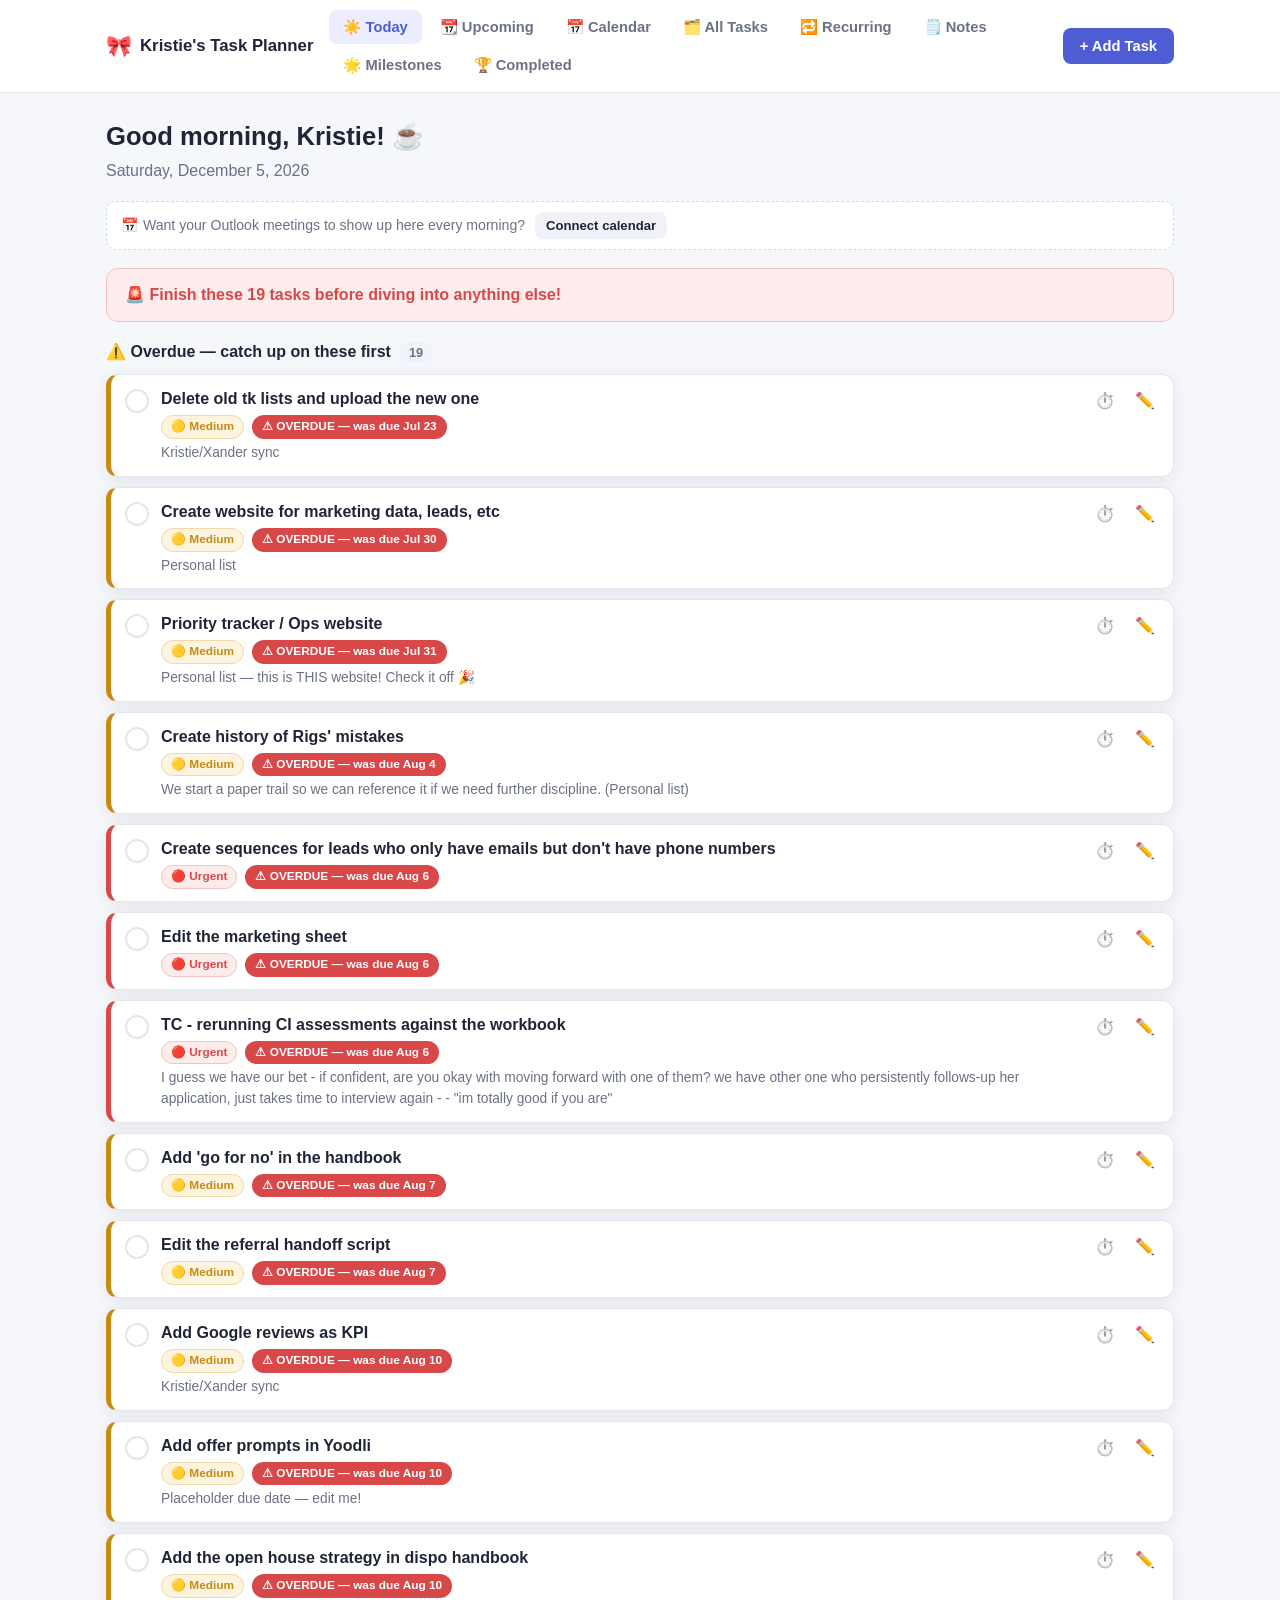
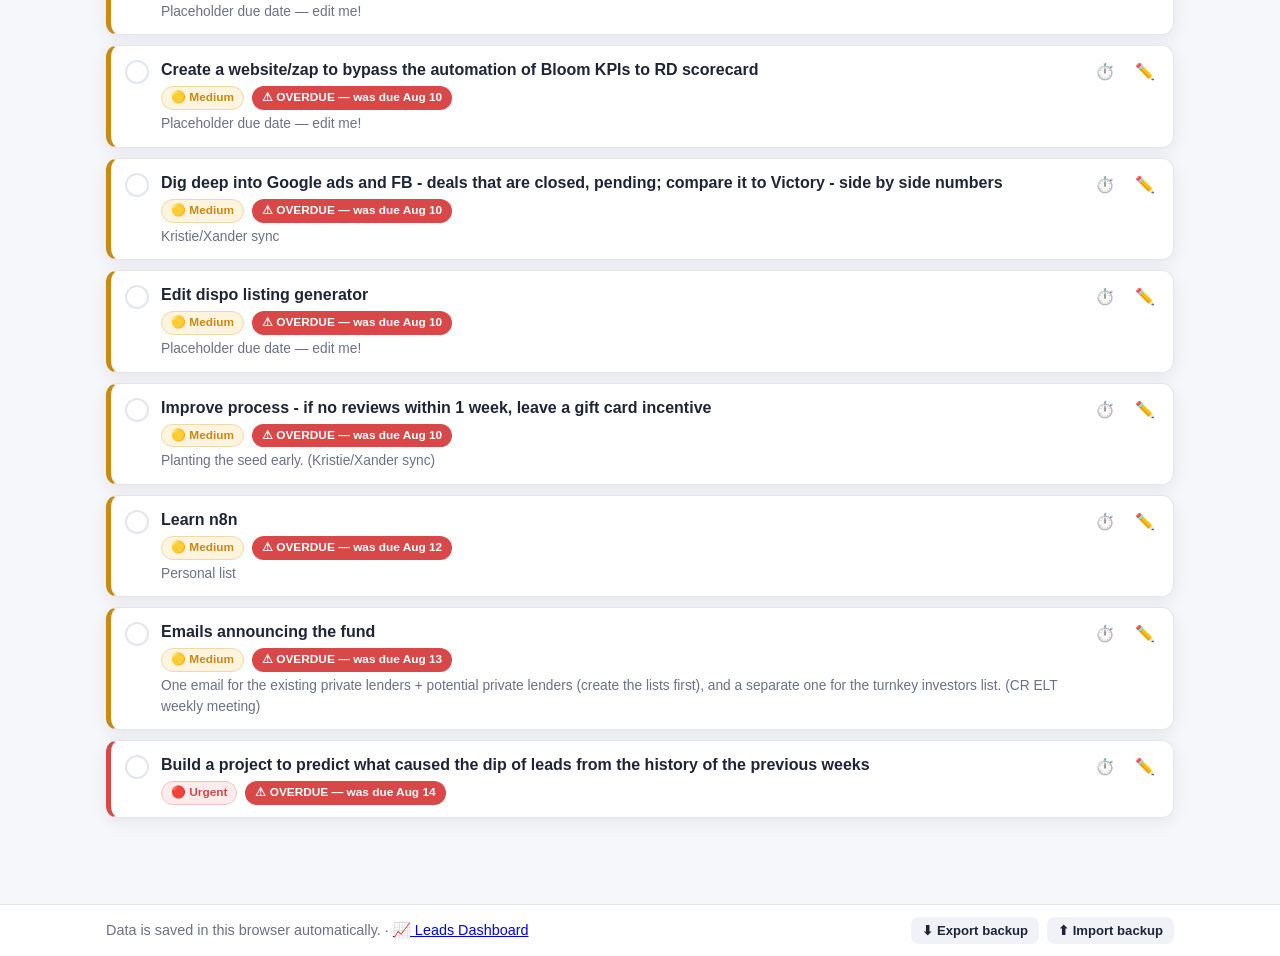
<file: index.html>
<!DOCTYPE html>
<html lang="en">
<head>
<meta charset="UTF-8">
<meta name="viewport" content="width=device-width, initial-scale=1.0">
<title>Kristie's Task Planner</title>
<link rel="icon" href="data:image/svg+xml,<svg xmlns='http://www.w3.org/2000/svg' viewBox='0 0 100 100'><text y='.9em' font-size='90'>🎀</text></svg>">
<link rel="stylesheet" href="styles.css">
</head>
<body>

<header class="topbar">
  <div class="topbar-inner">
    <div class="brand">
      <span class="brand-icon">🎀</span>
      <span class="brand-name">Kristie's Task Planner</span>
    </div>
    <nav class="tabs" id="tabs">
      <button class="tab active" data-view="today">☀️ Today</button>
      <button class="tab" data-view="upcoming">📆 Upcoming</button>
      <button class="tab" data-view="calendar">📅 Calendar</button>
      <button class="tab" data-view="all">🗂️ All Tasks</button>
      <button class="tab" data-view="recurring">🔁 Recurring</button>
      <button class="tab" data-view="notes">🗒️ Notes</button>
      <button class="tab" data-view="milestones">🌟 Milestones</button>
      <button class="tab" data-view="done">🏆 Completed</button>
    </nav>
    <div class="topbar-actions">
      <button class="btn btn-primary" id="btnAddTask">+ Add Task</button>
    </div>
  </div>
</header>

<main id="main">

  <!-- ══════════ TODAY VIEW ══════════ -->
  <section id="view-today" class="view active">
    <div class="today-header">
      <h1 id="todayGreeting">Good morning, Kristie!</h1>
      <p class="today-date" id="todayDate"></p>
    </div>
    <div id="meetingsSection"></div>
    <div id="urgentBanner"></div>
    <div id="todaySections"></div>
  </section>

  <!-- ══════════ UPCOMING VIEW ══════════ -->
  <section id="view-upcoming" class="view">
    <div class="view-header">
      <h2>Upcoming Tasks</h2>
      <p class="muted">Everything with a future due date, soonest first — so you always know what's coming.</p>
    </div>
    <div id="upcomingList"></div>
  </section>

  <!-- ══════════ CALENDAR VIEW ══════════ -->
  <section id="view-calendar" class="view">
    <div class="cal-toolbar">
      <button class="btn btn-ghost" id="calPrev">‹</button>
      <h2 id="calTitle"></h2>
      <button class="btn btn-ghost" id="calNext">›</button>
      <button class="btn btn-ghost btn-small" id="calToday">Today</button>
    </div>
    <div class="cal-legend">
      <span class="legend-item"><span class="dot dot-high"></span> Urgent / High</span>
      <span class="legend-item"><span class="dot dot-medium"></span> Medium</span>
      <span class="legend-item"><span class="dot dot-low"></span> Low</span>
      <span class="legend-item"><span class="dot dot-recurring"></span> Recurring</span>
    </div>
    <div class="cal-grid cal-head">
      <div>Sun</div><div>Mon</div><div>Tue</div><div>Wed</div><div>Thu</div><div>Fri</div><div>Sat</div>
    </div>
    <div class="cal-grid" id="calGrid"></div>
  </section>

  <!-- ══════════ ALL TASKS VIEW ══════════ -->
  <section id="view-all" class="view">
    <div class="view-header">
      <h2>All Open Tasks</h2>
      <p class="muted">Everything on your plate, grouped by priority. Urgent first — always.</p>
    </div>
    <div id="allTasksList"></div>
  </section>

  <!-- ══════════ RECURRING VIEW ══════════ -->
  <section id="view-recurring" class="view">
    <div class="view-header">
      <h2>Recurring Tasks</h2>
      <button class="btn btn-primary" id="btnAddRecurring">+ Add Recurring Task</button>
    </div>
    <div id="recurringList"></div>
  </section>

  <!-- ══════════ NOTES VIEW ══════════ -->
  <section id="view-notes" class="view">
    <div class="view-header">
      <h2>Notes 🗒️</h2>
      <button class="btn btn-primary" id="btnAddNote">+ Add Note</button>
    </div>
    <div id="notesList"></div>
  </section>

  <!-- ══════════ MILESTONES VIEW ══════════ -->
  <section id="view-milestones" class="view">
    <div class="view-header">
      <h2>Milestones 🌟</h2>
      <button class="btn btn-primary" id="btnAddMilestone">+ Add Milestone</button>
    </div>
    <div id="milestonesList"></div>
  </section>

  <!-- ══════════ COMPLETED VIEW ══════════ -->
  <section id="view-done" class="view">
    <div class="view-header">
      <h2>Completed Tasks 🎉</h2>
      <div class="stats-row" id="doneStats"></div>
    </div>
    <div id="doneList"></div>
  </section>

</main>

<footer class="footer">
  <div class="footer-inner">
    <span class="muted">Data is saved in this browser automatically. &middot; <a href="leads.html">📈 Leads Dashboard</a></span>
    <span class="footer-actions">
      <button class="btn btn-ghost btn-small" id="btnExport">⬇ Export backup</button>
      <button class="btn btn-ghost btn-small" id="btnImport">⬆ Import backup</button>
      <input type="file" id="importFile" accept=".json" hidden>
    </span>
  </div>
</footer>

<!-- ══════════ ADD/EDIT TASK MODAL ══════════ -->
<div class="modal-backdrop" id="taskModal" hidden>
  <div class="modal">
    <h3 id="taskModalTitle">Add Task</h3>
    <form id="taskForm">
      <input type="hidden" id="taskId">
      <label>What needs to be done?
        <input type="text" id="taskTitle" required placeholder="e.g., Send invoice to client" autocomplete="off">
      </label>
      <label>Priority
        <div class="priority-picker" id="taskPriority">
          <button type="button" class="pri-btn pri-high" data-value="high">🔴 Urgent / High</button>
          <button type="button" class="pri-btn pri-medium" data-value="medium">🟡 Medium</button>
          <button type="button" class="pri-btn pri-low" data-value="low">🟢 Low</button>
        </div>
      </label>
      <label>Due date
        <input type="date" id="taskDue" required>
      </label>
      <label>Time <span class="muted">(optional — only if this task needs a specific hour)</span>
        <input type="time" id="taskTime">
      </label>
      <label>Description <span class="muted">(optional)</span>
        <textarea id="taskNotes" rows="3" placeholder="Details, links, context, that message you need to remember…"></textarea>
      </label>
      <div class="img-hint">📸 Paste a screenshot anywhere in this form (Ctrl+V) or
        <button type="button" class="linklike" id="taskAttach">attach an image</button>
      </div>
      <input type="file" id="taskAttachFile" accept="image/*" multiple hidden>
      <div id="taskImages" class="img-strip"></div>
      <div class="modal-actions">
        <button type="button" class="btn btn-ghost" id="taskCancel">Cancel</button>
        <button type="button" class="btn btn-danger" id="taskDelete" hidden>Delete</button>
        <button type="submit" class="btn btn-primary" id="taskSave">Save Task</button>
      </div>
    </form>
  </div>
</div>

<!-- ══════════ ADD/EDIT RECURRING MODAL ══════════ -->
<div class="modal-backdrop" id="recModal" hidden>
  <div class="modal">
    <h3 id="recModalTitle">Add Recurring Task</h3>
    <form id="recForm">
      <input type="hidden" id="recId">
      <label>Task
        <input type="text" id="recTitle" required placeholder="e.g., Update Peter's sheet" autocomplete="off">
      </label>
      <label>Priority
        <div class="priority-picker" id="recPriority">
          <button type="button" class="pri-btn pri-high" data-value="high">🔴 Urgent / High</button>
          <button type="button" class="pri-btn pri-medium" data-value="medium">🟡 Medium</button>
          <button type="button" class="pri-btn pri-low" data-value="low">🟢 Low</button>
        </div>
      </label>
      <label>Repeats
        <select id="recFreq">
          <option value="weekly">Weekly — on the day(s) I pick</option>
          <option value="daily">Every day</option>
          <option value="monthly">Monthly — on a day of the month</option>
        </select>
      </label>
      <div id="recWeekdaysWrap">
        <label>On these days
          <div class="weekday-picker" id="recWeekdays">
            <button type="button" data-day="0">Sun</button>
            <button type="button" data-day="1">Mon</button>
            <button type="button" data-day="2">Tue</button>
            <button type="button" data-day="3">Wed</button>
            <button type="button" data-day="4">Thu</button>
            <button type="button" data-day="5">Fri</button>
            <button type="button" data-day="6">Sat</button>
          </div>
        </label>
      </div>
      <div id="recMonthdayWrap" hidden>
        <label>Day of the month
          <input type="number" id="recMonthday" min="1" max="31" value="1">
        </label>
      </div>
      <label>Description <span class="muted">(optional)</span>
        <textarea id="recNotes" rows="3" placeholder="Details, links, context…"></textarea>
      </label>
      <div class="modal-actions">
        <button type="button" class="btn btn-ghost" id="recCancel">Cancel</button>
        <button type="button" class="btn btn-danger" id="recDelete" hidden>Delete</button>
        <button type="submit" class="btn btn-primary">Save</button>
      </div>
    </form>
  </div>
</div>

<!-- ══════════ DAY DETAIL MODAL (from calendar) ══════════ -->
<div class="modal-backdrop" id="dayModal" hidden>
  <div class="modal">
    <h3 id="dayModalTitle"></h3>
    <div id="dayModalBody"></div>
    <div class="modal-actions">
      <button type="button" class="btn btn-ghost" id="dayClose">Close</button>
      <button type="button" class="btn btn-primary" id="dayAddTask">+ Add task on this day</button>
    </div>
  </div>
</div>

<!-- ══════════ MILESTONE MODAL ══════════ -->
<div class="modal-backdrop" id="msModal" hidden>
  <div class="modal">
    <h3 id="msModalTitle">Add Milestone</h3>
    <form id="msForm">
      <input type="hidden" id="msId">
      <label>What did you accomplish?
        <input type="text" id="msTitle" required placeholder="e.g., Built the SMS blast website" autocomplete="off">
      </label>
      <label>When
        <input type="date" id="msDate" required>
      </label>
      <label>Description <span class="muted">(optional — impact, numbers, details)</span>
        <textarea id="msNotes" rows="3" placeholder="What it does, who it helped, results…"></textarea>
      </label>
      <div class="modal-actions">
        <button type="button" class="btn btn-ghost" id="msCancel">Cancel</button>
        <button type="button" class="btn btn-danger" id="msDelete" hidden>Delete</button>
        <button type="submit" class="btn btn-primary">Save</button>
      </div>
    </form>
  </div>
</div>

<!-- ══════════ CALENDAR CONNECT MODAL ══════════ -->
<div class="modal-backdrop" id="calModal" hidden>
  <div class="modal">
    <h3>Connect your Outlook calendar</h3>
    <ol class="cal-steps">
      <li>Open <strong>Outlook on the web</strong> → click ⚙️ <strong>Settings</strong></li>
      <li>Go to <strong>Calendar → Shared calendars</strong></li>
      <li>Under <strong>Publish a calendar</strong>, pick your calendar, choose <strong>"Can view all details"</strong>, and click <strong>Publish</strong></li>
      <li>Copy the link that ends in <strong>.ics</strong> and paste it below</li>
    </ol>
    <form id="calForm">
      <label>ICS link
        <input type="url" id="calUrl" placeholder="https://outlook.office365.com/owa/calendar/…/calendar.ics">
      </label>
      <p class="muted">This link is saved only in your browser — it is never uploaded or published anywhere.</p>
      <div class="modal-actions">
        <button type="button" class="btn btn-ghost" id="calCancel">Cancel</button>
        <button type="button" class="btn btn-danger" id="calDisconnect" hidden>Disconnect</button>
        <button type="submit" class="btn btn-primary">Save &amp; Load Meetings</button>
      </div>
    </form>
  </div>
</div>

<!-- ══════════ POMODORO TIMER MODAL ══════════ -->
<div class="modal-backdrop" id="timerModal" hidden>
  <div class="modal">
    <h3>⏱️ Focus timer</h3>
    <p class="timer-task-name" id="timerTaskName"></p>
    <div class="priority-picker" id="timerPresets">
      <button type="button" class="pri-btn" data-min="15">15 min</button>
      <button type="button" class="pri-btn selected" data-min="25">25 min 🍅</button>
      <button type="button" class="pri-btn" data-min="45">45 min</button>
      <button type="button" class="pri-btn" data-min="60">60 min</button>
    </div>
    <label class="timer-custom">Or custom minutes
      <input type="number" id="timerCustom" min="1" max="240" placeholder="e.g., 20">
    </label>
    <div class="modal-actions">
      <button type="button" class="btn btn-ghost" id="timerCancel">Cancel</button>
      <button type="button" class="btn btn-primary" id="timerStart">Start Focus</button>
    </div>
  </div>
</div>

<!-- ══════════ NOTE MODAL ══════════ -->
<div class="modal-backdrop" id="noteModal" hidden>
  <div class="modal">
    <h3 id="noteModalTitle">Add Note</h3>
    <form id="noteForm">
      <input type="hidden" id="noteId">
      <label>Section
        <div class="priority-picker" id="noteCat">
          <button type="button" class="pri-btn cat-btn" data-value="TC">TC</button>
          <button type="button" class="pri-btn cat-btn" data-value="Acq">Acq</button>
          <button type="button" class="pri-btn cat-btn" data-value="Dispo">Dispo</button>
          <button type="button" class="pri-btn cat-btn" data-value="1:1s">1:1s</button>
          <button type="button" class="pri-btn cat-btn" data-value="General">General</button>
        </div>
      </label>
      <label>Title <span class="muted">(optional)</span>
        <input type="text" id="noteTitle" placeholder="e.g., Xander's pricing rule" autocomplete="off">
      </label>
      <label>Note
        <textarea id="noteBody" rows="4" placeholder="The thing you need to remember…"></textarea>
      </label>
      <div class="img-hint">📸 Paste a screenshot anywhere in this form (Ctrl+V) or
        <button type="button" class="linklike" id="noteAttach">attach an image</button>
      </div>
      <input type="file" id="noteAttachFile" accept="image/*" multiple hidden>
      <div id="noteImages" class="img-strip"></div>
      <div class="modal-actions">
        <button type="button" class="btn btn-ghost" id="noteCancel">Cancel</button>
        <button type="button" class="btn btn-danger" id="noteDelete" hidden>Delete</button>
        <button type="submit" class="btn btn-primary">Save Note</button>
      </div>
    </form>
  </div>
</div>

<!-- ══════════ IMAGE LIGHTBOX ══════════ -->
<div class="modal-backdrop" id="imgModal" hidden>
  <img id="imgModalImg" alt="Attached screenshot — click to close">
</div>

<!-- ══════════ FLOATING TIMER BAR ══════════ -->
<div id="timerBar" hidden></div>

<script src="app.js"></script>
</body>
</html>
</file>
<file: styles.css>
/* ═══════════════════════════════════════════
   Kristie's Task Planner — styles
   ═══════════════════════════════════════════ */

:root {
  --bg: #f6f7fb;
  --surface: #ffffff;
  --surface-2: #f0f2f8;
  --border: #e3e6ef;
  --text: #1f2437;
  --text-soft: #6b7186;
  --primary: #4f5dd4;
  --primary-soft: #eceeff;
  --high: #d94848;
  --high-bg: #fdecec;
  --high-border: #f5c2c2;
  --medium: #c98a12;
  --medium-bg: #fdf4e0;
  --medium-border: #f0d9a6;
  --low: #2e9e5b;
  --low-bg: #e8f7ee;
  --low-border: #bce5cc;
  --recurring: #7c5cd6;
  --recurring-bg: #f1ecfd;
  --recurring-border: #d9cdf5;
  --shadow: 0 4px 16px rgba(31, 36, 55, 0.08);
  --radius: 12px;
}

* { box-sizing: border-box; }

html, body {
  margin: 0;
  padding: 0;
  background: var(--bg);
  color: var(--text);
  font-family: -apple-system, BlinkMacSystemFont, "Segoe UI", Roboto, "Helvetica Neue", Arial, sans-serif;
  line-height: 1.5;
}

/* ── Top bar ─────────────────────────────── */
.topbar {
  background: var(--surface);
  border-bottom: 1px solid var(--border);
  position: sticky;
  top: 0;
  z-index: 50;
}
.topbar-inner {
  max-width: 1100px;
  margin: 0 auto;
  padding: 10px 16px;
  display: flex;
  align-items: center;
  gap: 16px;
  flex-wrap: wrap;
}
.brand { display: flex; align-items: center; gap: 8px; font-weight: 700; font-size: 1.05rem; }
.brand-icon { font-size: 1.3rem; }
.tabs { display: flex; gap: 4px; flex-wrap: wrap; flex: 1; }
.tab {
  border: none;
  background: transparent;
  padding: 8px 14px;
  border-radius: 8px;
  font-size: 0.92rem;
  font-weight: 600;
  color: var(--text-soft);
  cursor: pointer;
}
.tab:hover { background: var(--surface-2); }
.tab.active { background: var(--primary-soft); color: var(--primary); }

/* ── Buttons ─────────────────────────────── */
.btn {
  border: 1px solid transparent;
  border-radius: 8px;
  padding: 9px 16px;
  font-size: 0.92rem;
  font-weight: 600;
  cursor: pointer;
  transition: filter 0.15s;
}
.btn:hover { filter: brightness(0.95); }
.btn-primary { background: var(--primary); color: #fff; }
.btn-ghost { background: var(--surface-2); color: var(--text); }
.btn-danger { background: var(--high-bg); color: var(--high); border-color: var(--high-border); }
.btn-small { padding: 5px 10px; font-size: 0.82rem; }

/* ── Layout ──────────────────────────────── */
main { max-width: 1100px; margin: 0 auto; padding: 24px 16px 64px; }
.view { display: none; }
.view.active { display: block; }
.view-header { margin-bottom: 18px; }
.view-header h2 { margin: 0 0 4px; }
.muted { color: var(--text-soft); font-size: 0.9rem; }

/* ── Today view ──────────────────────────── */
.today-header h1 { margin: 0; font-size: 1.6rem; }
.today-date { color: var(--text-soft); margin: 4px 0 18px; }

.urgent-banner {
  background: var(--high-bg);
  border: 1px solid var(--high-border);
  color: var(--high);
  border-radius: var(--radius);
  padding: 14px 18px;
  font-weight: 700;
  margin-bottom: 18px;
  display: flex;
  align-items: center;
  gap: 10px;
}
.allclear-banner {
  background: var(--low-bg);
  border: 1px solid var(--low-border);
  color: var(--low);
  border-radius: var(--radius);
  padding: 14px 18px;
  font-weight: 700;
  margin-bottom: 18px;
}

.today-section { margin-bottom: 22px; }
.today-section h3 {
  margin: 0 0 10px;
  font-size: 1rem;
  display: flex;
  align-items: center;
  gap: 8px;
}
.section-count {
  background: var(--surface-2);
  border-radius: 999px;
  padding: 1px 10px;
  font-size: 0.8rem;
  color: var(--text-soft);
}

/* ── Task cards ──────────────────────────── */
.task-card {
  background: var(--surface);
  border: 1px solid var(--border);
  border-left: 5px solid var(--border);
  border-radius: var(--radius);
  box-shadow: var(--shadow);
  padding: 12px 14px;
  margin-bottom: 10px;
  display: flex;
  align-items: flex-start;
  gap: 12px;
}
.task-card.pri-high { border-left-color: var(--high); }
.task-card.pri-medium { border-left-color: var(--medium); }
.task-card.pri-low { border-left-color: var(--low); }
.task-card.is-recurring { border-left-color: var(--recurring); }

.task-check {
  width: 24px; height: 24px;
  min-width: 24px;
  margin-top: 2px;
  border: 2px solid var(--border);
  border-radius: 50%;
  background: var(--surface);
  cursor: pointer;
  font-size: 14px;
  line-height: 1;
  color: transparent;
  transition: all 0.15s;
}
.task-check:hover { border-color: var(--low); color: var(--low); }
.task-check.checked { background: var(--low); border-color: var(--low); color: #fff; }

.task-body { flex: 1; min-width: 0; }
.task-title { font-weight: 600; overflow-wrap: anywhere; }
.task-title.done { text-decoration: line-through; color: var(--text-soft); }
.task-meta { display: flex; gap: 8px; flex-wrap: wrap; margin-top: 4px; align-items: center; }
.task-notes { color: var(--text-soft); font-size: 0.86rem; margin-top: 4px; white-space: pre-wrap; overflow-wrap: anywhere; }

.badge {
  font-size: 0.74rem;
  font-weight: 700;
  padding: 2px 9px;
  border-radius: 999px;
  border: 1px solid transparent;
  white-space: nowrap;
}
.badge-high { background: var(--high-bg); color: var(--high); border-color: var(--high-border); }
.badge-medium { background: var(--medium-bg); color: var(--medium); border-color: var(--medium-border); }
.badge-low { background: var(--low-bg); color: var(--low); border-color: var(--low-border); }
.badge-recurring { background: var(--recurring-bg); color: var(--recurring); border-color: var(--recurring-border); }
.badge-overdue { background: var(--high); color: #fff; }
.badge-date { background: var(--surface-2); color: var(--text-soft); }

/* ── Task images ─────────────────────────── */
.task-imgs { display: flex; gap: 6px; flex-wrap: wrap; margin-top: 8px; }
.task-imgs img {
  height: 72px;
  max-width: 160px;
  object-fit: cover;
  border-radius: 8px;
  border: 1px solid var(--border);
  cursor: zoom-in;
}
.img-hint { font-size: 0.82rem; color: var(--text-soft); margin: -4px 0 8px; }
.linklike {
  border: none; background: none; padding: 0;
  color: var(--primary); font-weight: 600; font-size: 0.82rem;
  cursor: pointer; text-decoration: underline;
}
.img-strip { display: flex; gap: 8px; flex-wrap: wrap; margin-bottom: 8px; }
.img-strip .thumb { position: relative; }
.img-strip img {
  height: 64px; max-width: 140px; object-fit: cover;
  border-radius: 8px; border: 1px solid var(--border);
}
.img-strip .thumb-x {
  position: absolute; top: -6px; right: -6px;
  width: 20px; height: 20px; line-height: 1;
  border-radius: 50%; border: none;
  background: var(--high); color: #fff;
  font-size: 11px; font-weight: 700; cursor: pointer;
}
#imgModal { cursor: zoom-out; }
#imgModalImg {
  max-width: 92vw; max-height: 90vh;
  border-radius: 10px;
  box-shadow: 0 12px 50px rgba(0,0,0,0.5);
}

.push-ms { align-self: center; white-space: nowrap; }
@media (max-width: 640px) {
  .push-ms { font-size: 0.72rem; padding: 4px 8px; }
}

.task-edit {
  border: none;
  background: transparent;
  color: var(--text-soft);
  cursor: pointer;
  font-size: 1rem;
  padding: 4px;
  border-radius: 6px;
}
.task-edit:hover { background: var(--surface-2); }

.empty-note {
  color: var(--text-soft);
  background: var(--surface);
  border: 1px dashed var(--border);
  border-radius: var(--radius);
  padding: 18px;
  text-align: center;
  font-size: 0.92rem;
}

/* ── Calendar ────────────────────────────── */
.cal-toolbar {
  display: flex;
  align-items: center;
  gap: 10px;
  margin-bottom: 10px;
}
.cal-toolbar h2 { margin: 0; flex: 0 0 auto; min-width: 200px; text-align: center; }
.cal-legend { display: flex; gap: 16px; flex-wrap: wrap; margin-bottom: 12px; font-size: 0.82rem; color: var(--text-soft); }
.legend-item { display: flex; align-items: center; gap: 6px; }
.dot { width: 10px; height: 10px; border-radius: 50%; display: inline-block; }
.dot-high { background: var(--high); }
.dot-medium { background: var(--medium); }
.dot-low { background: var(--low); }
.dot-recurring { background: var(--recurring); }

.cal-grid {
  display: grid;
  grid-template-columns: repeat(7, 1fr);
  gap: 6px;
}
.cal-head {
  margin-bottom: 6px;
  text-align: center;
  font-size: 0.8rem;
  font-weight: 700;
  color: var(--text-soft);
}
.cal-day {
  background: var(--surface);
  border: 1px solid var(--border);
  border-radius: 10px;
  min-height: 96px;
  padding: 6px;
  cursor: pointer;
  transition: border-color 0.15s;
  overflow: hidden;
}
.cal-day:hover { border-color: var(--primary); }
.cal-day.other-month { opacity: 0.4; }
.cal-day.is-today { border: 2px solid var(--primary); background: var(--primary-soft); }
.cal-day-num { font-size: 0.82rem; font-weight: 700; margin-bottom: 4px; }
.cal-chip {
  font-size: 0.72rem;
  font-weight: 600;
  border-radius: 6px;
  padding: 1px 6px;
  margin-bottom: 3px;
  white-space: nowrap;
  overflow: hidden;
  text-overflow: ellipsis;
}
.cal-chip.chip-high { background: var(--high-bg); color: var(--high); }
.cal-chip.chip-medium { background: var(--medium-bg); color: var(--medium); }
.cal-chip.chip-low { background: var(--low-bg); color: var(--low); }
.cal-chip.chip-recurring { background: var(--recurring-bg); color: var(--recurring); }
.cal-chip.chip-done { text-decoration: line-through; opacity: 0.55; }
.cal-more { font-size: 0.72rem; color: var(--text-soft); }

/* ── Group headers (All tasks / Completed) ── */
.group-header {
  font-size: 0.85rem;
  font-weight: 700;
  text-transform: uppercase;
  letter-spacing: 0.04em;
  color: var(--text-soft);
  margin: 22px 0 10px;
}
.group-header:first-child { margin-top: 0; }

/* ── Completed stats ─────────────────────── */
.stats-row { display: flex; gap: 12px; flex-wrap: wrap; margin-top: 10px; }
.stat-tile {
  background: var(--surface);
  border: 1px solid var(--border);
  border-radius: var(--radius);
  box-shadow: var(--shadow);
  padding: 12px 20px;
  text-align: center;
  min-width: 110px;
}
.stat-num { font-size: 1.5rem; font-weight: 800; color: var(--primary); }
.stat-label { font-size: 0.78rem; color: var(--text-soft); font-weight: 600; }

/* ── Recurring list ──────────────────────── */
.rec-when { font-size: 0.82rem; color: var(--recurring); font-weight: 600; }

/* ── Modals ──────────────────────────────── */
.modal-backdrop[hidden] { display: none; }
.modal-backdrop {
  position: fixed;
  inset: 0;
  background: rgba(31, 36, 55, 0.45);
  display: flex;
  align-items: center;
  justify-content: center;
  z-index: 100;
  padding: 16px;
}
.modal {
  background: var(--surface);
  border-radius: 14px;
  box-shadow: 0 12px 40px rgba(0,0,0,0.2);
  width: 100%;
  max-width: 460px;
  max-height: 90vh;
  overflow-y: auto;
  padding: 22px;
}
.modal h3 { margin: 0 0 14px; }
.modal label { display: block; font-weight: 600; font-size: 0.88rem; margin-bottom: 12px; }
.modal input[type="text"],
.modal input[type="date"],
.modal input[type="number"],
.modal select,
.modal textarea {
  display: block;
  width: 100%;
  margin-top: 5px;
  padding: 9px 11px;
  border: 1px solid var(--border);
  border-radius: 8px;
  font-size: 0.95rem;
  font-family: inherit;
  background: var(--surface);
  color: var(--text);
}
.modal input:focus, .modal select:focus, .modal textarea:focus {
  outline: 2px solid var(--primary);
  outline-offset: 1px;
  border-color: var(--primary);
}
.modal-actions {
  display: flex;
  justify-content: flex-end;
  gap: 8px;
  margin-top: 16px;
}
.modal-actions .btn-danger { margin-right: auto; }

.priority-picker { display: flex; gap: 6px; margin-top: 5px; flex-wrap: wrap; }
.pri-btn {
  flex: 1;
  min-width: 110px;
  border: 1.5px solid var(--border);
  background: var(--surface);
  border-radius: 8px;
  padding: 8px 6px;
  font-size: 0.84rem;
  font-weight: 600;
  cursor: pointer;
  color: var(--text-soft);
}
.pri-btn.selected.pri-high { background: var(--high-bg); border-color: var(--high); color: var(--high); }
.pri-btn.selected.pri-medium { background: var(--medium-bg); border-color: var(--medium); color: var(--medium); }
.pri-btn.selected.pri-low { background: var(--low-bg); border-color: var(--low); color: var(--low); }

.weekday-picker { display: flex; gap: 5px; margin-top: 5px; flex-wrap: wrap; }
.weekday-picker button {
  border: 1.5px solid var(--border);
  background: var(--surface);
  border-radius: 8px;
  padding: 7px 10px;
  font-size: 0.82rem;
  font-weight: 600;
  cursor: pointer;
  color: var(--text-soft);
}
.weekday-picker button.selected {
  background: var(--recurring-bg);
  border-color: var(--recurring);
  color: var(--recurring);
}

/* ── Meetings (Outlook) ──────────────────── */
.meetings-box { margin-bottom: 18px; }
.meetings-header {
  display: flex;
  align-items: center;
  gap: 10px;
  margin-bottom: 8px;
  flex-wrap: wrap;
}
.meetings-header h3 { margin: 0; font-size: 1rem; }
.meetings-tools { font-size: 0.78rem; color: var(--text-soft); display: flex; gap: 10px; align-items: center; margin-left: auto; }
.meetings-tools button {
  border: none; background: none; cursor: pointer;
  color: var(--primary); font-size: 0.78rem; font-weight: 600; padding: 2px 4px;
}
.meeting-card {
  background: #eef4fd;
  border: 1px solid #c9dcf7;
  border-left: 5px solid #2b7de9;
  border-radius: 10px;
  padding: 8px 14px;
  margin-bottom: 6px;
  display: flex;
  gap: 12px;
  align-items: baseline;
  flex-wrap: wrap;
}
.meeting-time { font-weight: 700; color: #1d5cb0; white-space: nowrap; font-size: 0.88rem; }
.meeting-title { font-weight: 600; }
.meeting-loc { color: var(--text-soft); font-size: 0.82rem; }
.connect-cal-note {
  background: var(--surface);
  border: 1px dashed #c9dcf7;
  border-radius: 10px;
  padding: 10px 14px;
  margin-bottom: 18px;
  font-size: 0.88rem;
  color: var(--text-soft);
  display: flex;
  align-items: center;
  gap: 10px;
  flex-wrap: wrap;
}
.cal-error {
  background: var(--medium-bg);
  border: 1px solid var(--medium-border);
  color: var(--medium);
  border-radius: 10px;
  padding: 10px 14px;
  font-size: 0.86rem;
  margin-bottom: 6px;
}
.cal-steps { font-size: 0.88rem; padding-left: 20px; margin: 0 0 14px; }
.cal-steps li { margin-bottom: 6px; }

/* ── Notes ───────────────────────────────── */
.note-card {
  background: var(--surface);
  border: 1px solid var(--border);
  border-left: 5px solid var(--border);
  border-radius: var(--radius);
  box-shadow: var(--shadow);
  padding: 12px 14px;
  margin-bottom: 10px;
  display: flex;
  gap: 10px;
  align-items: flex-start;
}
.note-card.cat-tc { border-left-color: #2b7de9; }
.note-card.cat-acq { border-left-color: #2e9e5b; }
.note-card.cat-dispo { border-left-color: #e07b1a; }
.note-card.cat-11s { border-left-color: #7c5cd6; }
.note-card.cat-general { border-left-color: #8a90a5; }
.note-card.pinned { background: #fffdf2; border-color: #ecd9a0; }
.note-body { flex: 1; min-width: 0; }
.note-title { font-weight: 700; overflow-wrap: anywhere; }
.note-text { white-space: pre-wrap; overflow-wrap: anywhere; font-size: 0.92rem; margin-top: 2px; }
.note-meta { font-size: 0.76rem; color: var(--text-soft); margin-top: 6px; }
.badge.cat-tc { background: #e8f1fd; color: #1d5cb0; border-color: #c9dcf7; }
.badge.cat-acq { background: var(--low-bg); color: var(--low); border-color: var(--low-border); }
.badge.cat-dispo { background: #fcefe0; color: #b5640f; border-color: #f0d3ae; }
.badge.cat-11s { background: var(--recurring-bg); color: var(--recurring); border-color: var(--recurring-border); }
.badge.cat-general { background: var(--surface-2); color: var(--text-soft); border-color: var(--border); }
.pin-btn {
  border: none; background: transparent; cursor: pointer;
  font-size: 1rem; padding: 4px; border-radius: 6px; opacity: 0.4;
}
.pin-btn:hover { background: var(--surface-2); opacity: 0.8; }
.pin-btn.pinned { opacity: 1; }
#noteCat .cat-btn { min-width: 70px; }
#noteCat .cat-btn.selected {
  background: var(--primary-soft);
  border-color: var(--primary);
  color: var(--primary);
}
.note-empty { color: var(--text-soft); font-size: 0.86rem; font-style: italic; margin: 0 0 10px 4px; }

/* ── Milestones ──────────────────────────── */
.milestone-card {
  background: linear-gradient(135deg, #fffdf5, #fdf6e3);
  border: 1px solid #ecd9a0;
  border-left: 5px solid #d4a017;
  border-radius: var(--radius);
  box-shadow: var(--shadow);
  padding: 12px 14px;
  margin-bottom: 10px;
  display: flex;
  gap: 12px;
  align-items: flex-start;
}
.milestone-icon { font-size: 1.3rem; margin-top: 1px; }
.milestone-body { flex: 1; min-width: 0; }
.milestone-title { font-weight: 700; overflow-wrap: anywhere; }
.milestone-notes { color: var(--text-soft); font-size: 0.86rem; margin-top: 3px; white-space: pre-wrap; }

/* ── Timer ───────────────────────────────── */
.timer-task-name { font-weight: 700; margin: 0 0 12px; color: var(--primary); }
.timer-custom { margin-top: 12px; }
#timerPresets .pri-btn.selected {
  background: var(--primary-soft);
  border-color: var(--primary);
  color: var(--primary);
}
#timerBar {
  position: fixed;
  bottom: 16px;
  left: 50%;
  transform: translateX(-50%);
  background: #1f2437;
  color: #fff;
  border-radius: 999px;
  box-shadow: 0 8px 30px rgba(0,0,0,0.35);
  padding: 10px 20px;
  display: flex;
  align-items: center;
  gap: 14px;
  z-index: 90;
  max-width: calc(100vw - 32px);
  font-size: 0.92rem;
}
#timerBar[hidden] { display: none; }
#timerBar .timer-count { font-size: 1.3rem; font-weight: 800; font-variant-numeric: tabular-nums; }
#timerBar .timer-label {
  max-width: 320px; overflow: hidden; text-overflow: ellipsis; white-space: nowrap;
  font-weight: 600;
}
#timerBar button {
  border: none; background: rgba(255,255,255,0.15); color: #fff;
  border-radius: 999px; padding: 5px 12px; font-size: 0.85rem; font-weight: 700; cursor: pointer;
}
#timerBar button:hover { background: rgba(255,255,255,0.3); }
#timerBar.timer-done { background: var(--low); }
#timerBar.timer-done .timer-count { animation: pulse 1s infinite; }
@keyframes pulse { 50% { opacity: 0.4; } }

/* ── Footer ──────────────────────────────── */
.footer { border-top: 1px solid var(--border); background: var(--surface); }
.footer-inner {
  max-width: 1100px;
  margin: 0 auto;
  padding: 12px 16px;
  display: flex;
  justify-content: space-between;
  align-items: center;
  gap: 10px;
  flex-wrap: wrap;
}
.footer-actions { display: flex; gap: 8px; }

/* ── Mobile ──────────────────────────────── */
@media (max-width: 640px) {
  .cal-day { min-height: 64px; padding: 4px; }
  .cal-chip { display: none; }
  .cal-day .cal-dots { display: flex; gap: 3px; flex-wrap: wrap; }
  .tabs { order: 3; width: 100%; }
  .cal-toolbar h2 { min-width: 0; font-size: 1.1rem; }
}
@media (min-width: 641px) {
  .cal-dots { display: none; }
}
</file>
